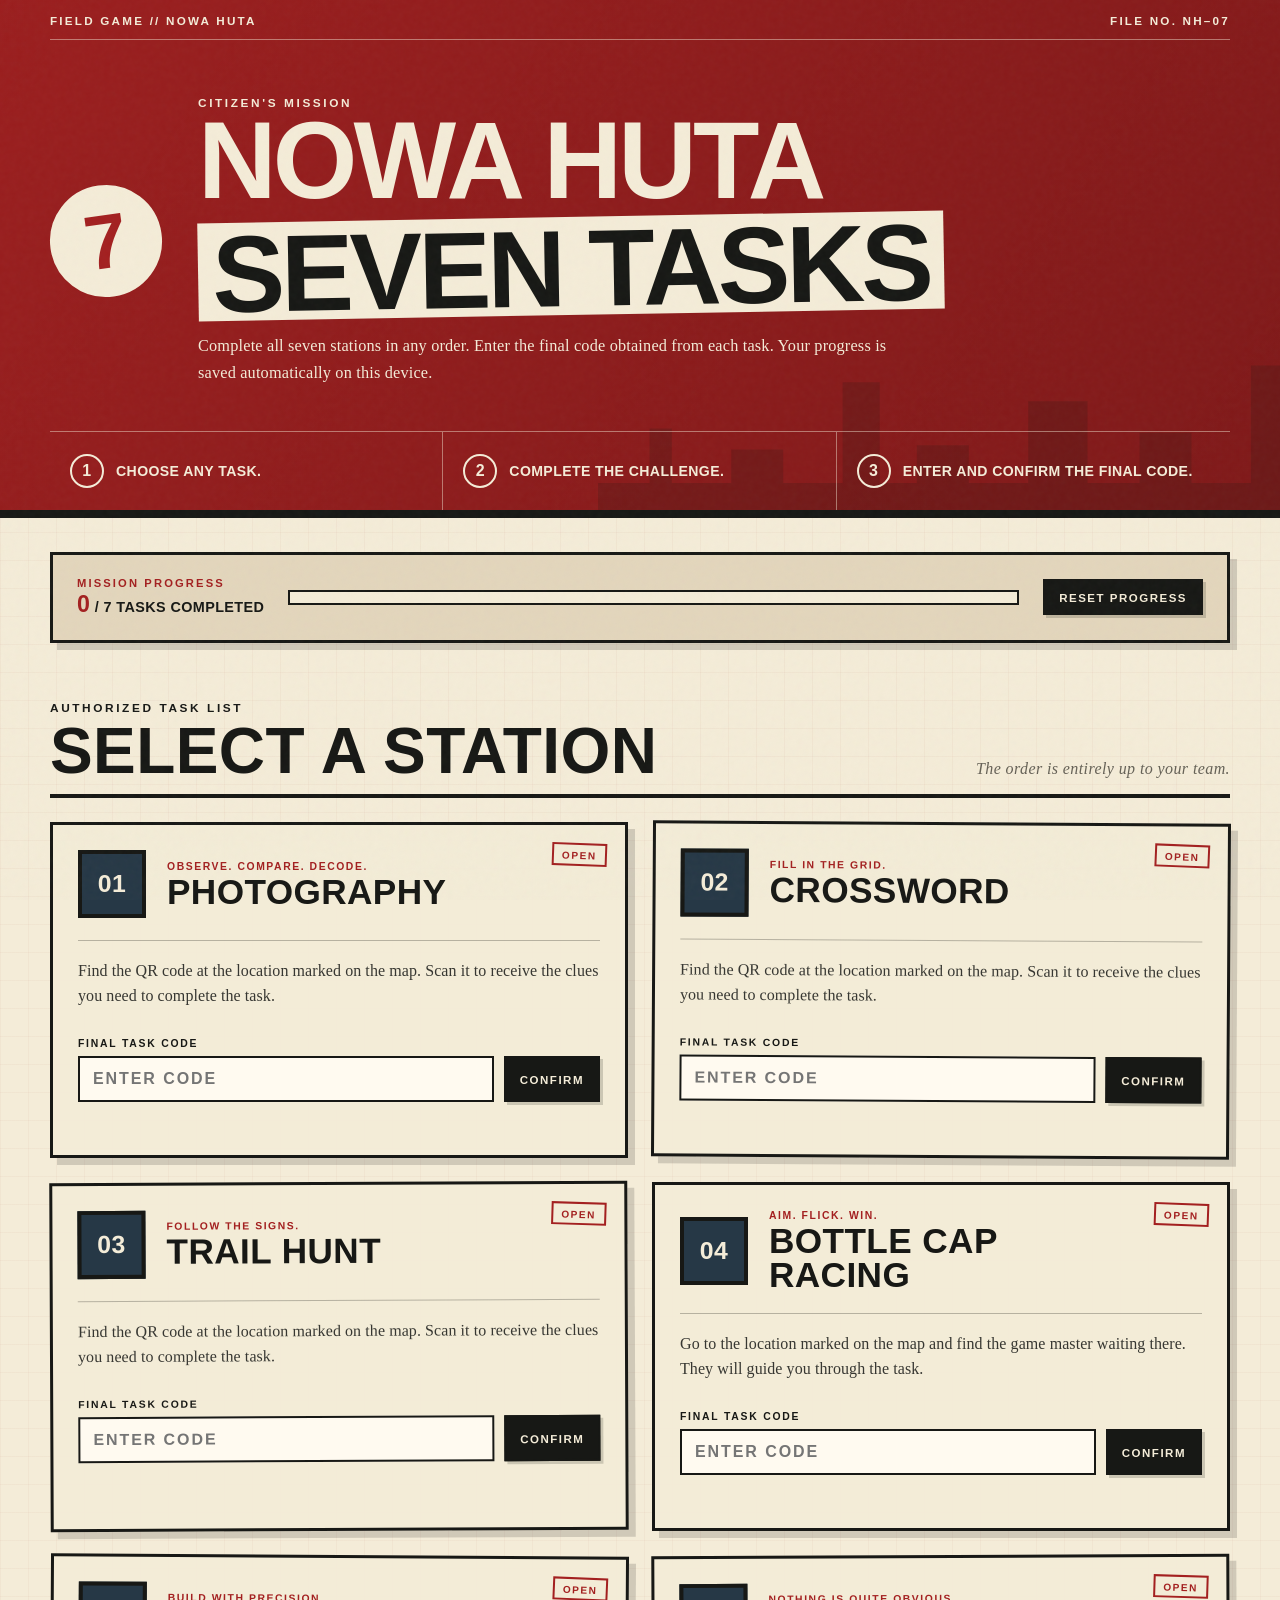
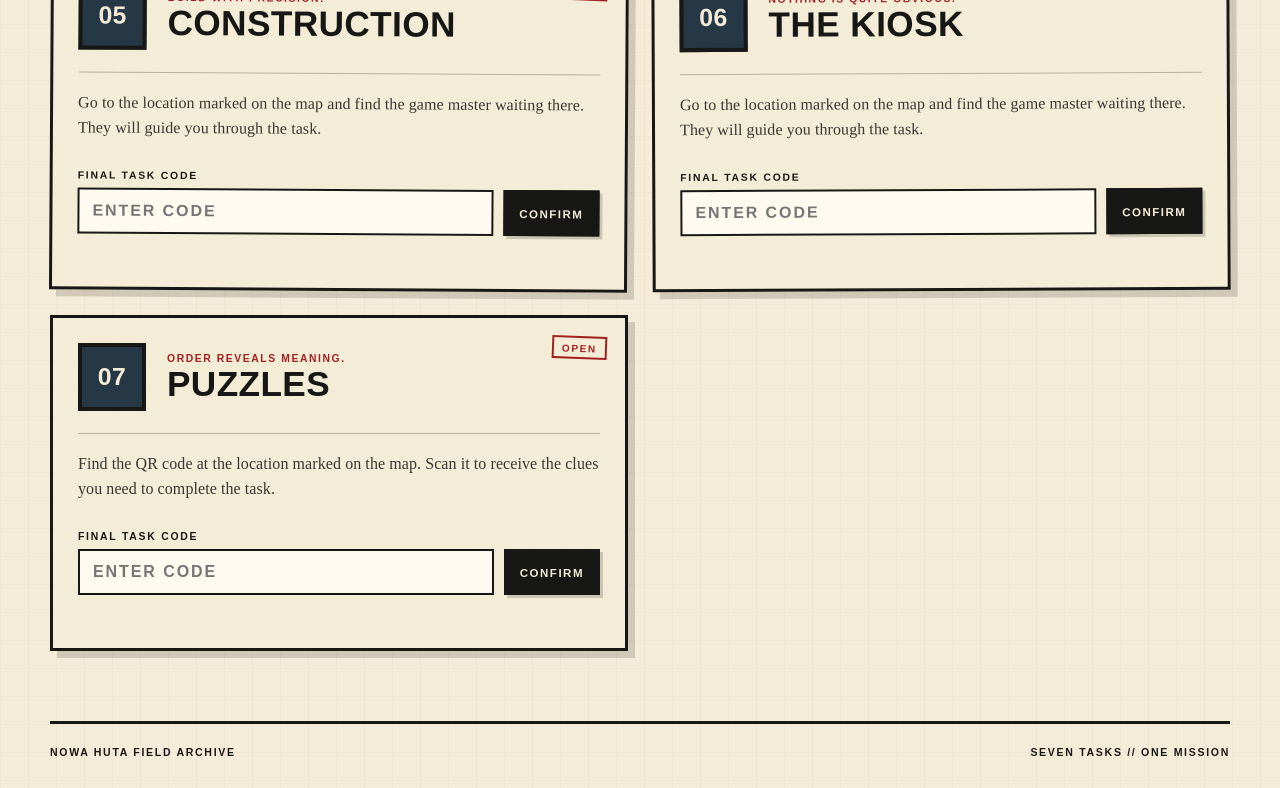
<file: index.html>
<!doctype html>
<html lang="en">
<head>
  <meta charset="utf-8">
  <meta name="viewport" content="width=device-width, initial-scale=1">
  <meta name="theme-color" content="#a32020">
  <title>Nowa Huta // Seven Tasks</title>
  <meta name="description" content="A seven-task field game set in Nowa Huta and inspired by the visual language of the Polish People's Republic.">
  <link rel="stylesheet" href="styles.css">
</head>
<body>
  <div class="paper-noise" aria-hidden="true"></div>

  <header class="hero">
    <div class="hero__topline">
      <span>FIELD GAME // NOWA HUTA</span>
      <span>FILE NO. NH–07</span>
    </div>

    <div class="hero__content">
      <div class="hero__mark" aria-hidden="true">
         <span>7</span>
      </div>
      <div>
        <p class="eyebrow">CITIZEN'S MISSION</p>
        <h1>NOWA HUTA<br><span>SEVEN TASKS</span></h1>
        <p class="hero__lead">Complete all seven stations in any order. Enter the final code obtained from each task. Your progress is saved automatically on this device.</p>
      </div>
    </div>

    <div class="hero__grid">
      <div class="hero__instruction">
        <span class="instruction-number">1</span>
        <p>Choose any task.</p>
      </div>
      <div class="hero__instruction">
        <span class="instruction-number">2</span>
        <p>Complete the challenge.</p>
      </div>
      <div class="hero__instruction">
        <span class="instruction-number">3</span>
        <p>Enter and confirm the final code.</p>
      </div>
    </div>
  </header>

  <main>
    <section class="progress-panel" aria-label="Game progress">
      <div>
        <p class="progress-panel__label">MISSION PROGRESS</p>
        <p class="progress-panel__value"><strong id="progress-count">0</strong> / 7 TASKS COMPLETED</p>
      </div>
      <div class="progress-track" aria-hidden="true">
        <span id="progress-bar"></span>
      </div>
      <button class="reset-button" id="reset-game" type="button">RESET PROGRESS</button>
    </section>

    <section class="tasks-section" aria-labelledby="tasks-title">
      <div class="section-heading">
        <div>
          <p class="eyebrow">AUTHORIZED TASK LIST</p>
          <h2 id="tasks-title">SELECT A STATION</h2>
        </div>
        <p class="section-note">The order is entirely up to your team.</p>
      </div>

      <div class="tasks-grid" id="tasks-grid"></div>
    </section>
  </main>

  <footer>
    <span>NOWA HUTA FIELD ARCHIVE</span>
    <span>SEVEN TASKS // ONE MISSION</span>
  </footer>

  <dialog class="completion-dialog" id="completion-dialog">
    <div class="completion-dialog__inner">
      <div class="completion-star" aria-hidden="true">★</div>
      <p class="eyebrow">MISSION REPORT</p>
      <h2>ALL TASKS COMPLETED</h2>
      <p>You have solved all seven challenges. Report to the game master for the final confirmation.</p>
      <button type="button" id="close-dialog">RETURN TO TASK LIST</button>
    </div>
  </dialog>

  <template id="task-template">
    <article class="task-card">
      <div class="task-card__status" aria-live="polite">OPEN</div>
      <div class="task-card__header">
        <span class="task-number"></span>
        <div>
          <p class="task-subtitle"></p>
          <h3 class="task-title"></h3>
        </div>
      </div>
      <p class="task-description"></p>
      <form class="code-form" novalidate>
        <label class="code-label">FINAL TASK CODE</label>
        <div class="code-row">
          <input class="code-input" type="text" inputmode="text" autocomplete="off" spellcheck="false" placeholder="ENTER CODE" maxlength="40" required>
          <button class="code-button" type="submit">CONFIRM</button>
        </div>
        <p class="code-message" aria-live="polite"></p>
      </form>
    </article>
  </template>

  <script src="game-config.js"></script>
  <script src="game.js"></script>
</body>
</html>
</file>
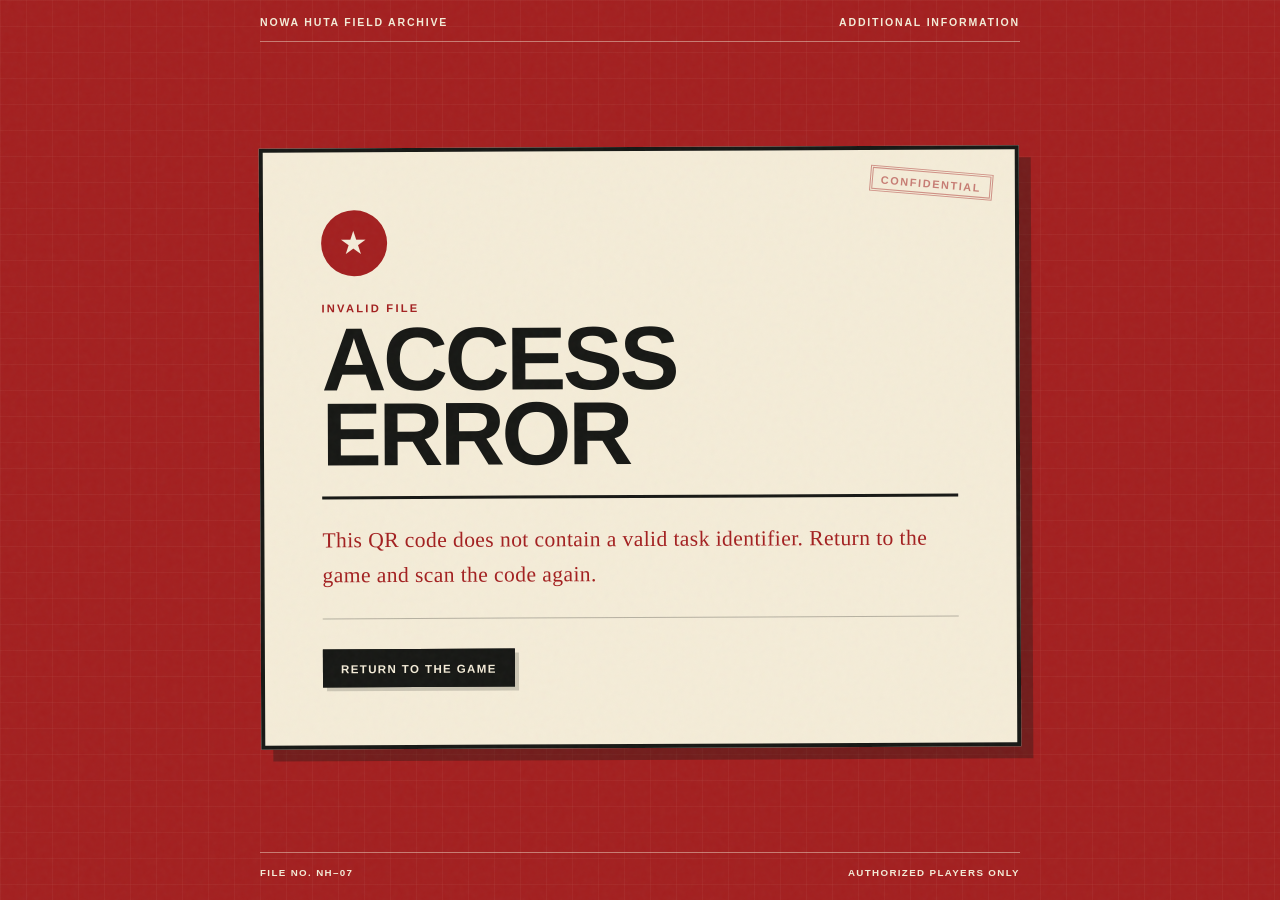
<file: clue.html>
<!doctype html>
<html lang="en">
<head>
  <meta charset="utf-8">
  <meta name="viewport" content="width=device-width, initial-scale=1">
  <meta name="theme-color" content="#a32020">
  <title>Additional Information // Nowa Huta</title>
  <meta name="robots" content="noindex, nofollow">
  <link rel="stylesheet" href="styles.css">
</head>
<body class="clue-page">
  <div class="paper-noise" aria-hidden="true"></div>

  <header class="clue-topbar">
    <span>NOWA HUTA FIELD ARCHIVE</span>
    <span>ADDITIONAL INFORMATION</span>
  </header>

  <main class="clue-main">
    <article class="clue-document">
      <div class="clue-emblem" aria-hidden="true">★</div>
      <p class="clue-kicker" id="clue-number">TASK</p>
      <h1 id="clue-title">LOADING</h1>
      <p class="clue-text" id="clue-text">Opening the classified information…</p>
      <a class="clue-back" href="index.html">RETURN TO THE GAME</a>
    </article>
  </main>

  <footer class="clue-footer">
    <span>FILE NO. NH–07</span>
    <span>AUTHORIZED PLAYERS ONLY</span>
  </footer>

  <script src="clue-config.js"></script>
  <script src="clue.js"></script>
</body>
</html>
</file>
<file: styles.css>
:root {
  --paper: #f4ecd8;
  --paper-dark: #e3d6bc;
  --ink: #171815;
  --muted: #656156;
  --red: #a32020;
  --red-dark: #721111;
  --blue: #263846;
  --green: #31533c;
  --line: rgba(23, 24, 21, .28);
  --shadow: 7px 7px 0 rgba(23, 24, 21, .16);
  --radius: 2px;
}

* { box-sizing: border-box; }

html { scroll-behavior: smooth; }

body {
  margin: 0;
  min-height: 100vh;
  color: var(--ink);
  background:
    linear-gradient(rgba(163,32,32,.035) 1px, transparent 1px),
    linear-gradient(90deg, rgba(163,32,32,.035) 1px, transparent 1px),
    var(--paper);
  background-size: 28px 28px;
  font-family: "Arial Narrow", "Roboto Condensed", "Franklin Gothic Medium", Arial, sans-serif;
  letter-spacing: .025em;
}

button, input { font: inherit; }
button { cursor: pointer; }

.paper-noise {
  position: fixed;
  inset: 0;
  z-index: 20;
  opacity: .09;
  pointer-events: none;
  background-image: url("data:image/svg+xml,%3Csvg viewBox='0 0 180 180' xmlns='http://www.w3.org/2000/svg'%3E%3Cfilter id='n'%3E%3CfeTurbulence type='fractalNoise' baseFrequency='.8' numOctaves='3' stitchTiles='stitch'/%3E%3C/filter%3E%3Crect width='100%25' height='100%25' filter='url(%23n)' opacity='.35'/%3E%3C/svg%3E");
}

.hero {
  position: relative;
  overflow: hidden;
  color: var(--paper);
  background:
    linear-gradient(125deg, rgba(0,0,0,.05), rgba(0,0,0,.22)),
    var(--red);
  border-bottom: 8px solid var(--ink);
}

.hero::before {
  content: "";
  position: absolute;
  right: -60px;
  bottom: -28px;
  width: min(58vw, 770px);
  height: 210px;
  opacity: .18;
  background: var(--ink);
  clip-path: polygon(0 100%, 0 74%, 7% 74%, 7% 48%, 10% 48%, 10% 74%, 18% 74%, 18% 58%, 25% 58%, 25% 74%, 33% 74%, 33% 26%, 38% 26%, 38% 74%, 43% 74%, 43% 56%, 50% 56%, 50% 74%, 58% 74%, 58% 35%, 66% 35%, 66% 74%, 73% 74%, 73% 50%, 80% 50%, 80% 74%, 88% 74%, 88% 18%, 93% 18%, 93% 74%, 100% 74%, 100% 100%);
}

.hero__topline,
.hero__content,
.hero__grid,
main,
footer {
  width: min(1180px, calc(100% - 32px));
  margin-inline: auto;
}

.hero__topline {
  position: relative;
  z-index: 1;
  display: flex;
  justify-content: space-between;
  gap: 16px;
  padding: 14px 0 12px;
  border-bottom: 1px solid rgba(244,236,216,.45);
  font-size: .73rem;
  font-weight: 800;
  letter-spacing: .19em;
}

.hero__content {
  position: relative;
  z-index: 1;
  display: grid;
  grid-template-columns: 118px 1fr;
  gap: 30px;
  align-items: center;
  padding: 56px 0 44px;
}

.hero__mark {
  width: 112px;
  aspect-ratio: 1;
  display: grid;
  place-items: center;
  border: 4px solid var(--paper);
  border-radius: 50%;
  color: var(--red);
  background: var(--paper);
  font-size: 4.8rem;
  font-weight: 900;
  line-height: 1;
  transform: rotate(-8deg);
}

.hero__mark svg { width: 65%; fill: currentColor; }

.eyebrow {
  margin: 0 0 8px;
  font-size: .74rem;
  font-weight: 900;
  letter-spacing: .22em;
}

h1, h2, h3, p { margin-top: 0; }

h1 {
  margin-bottom: 18px;
  max-width: 900px;
  font-size: clamp(3rem, 8.5vw, 7.4rem);
  line-height: .79;
  letter-spacing: -.035em;
  text-transform: uppercase;
}

h1 span {
  display: inline-block;
  color: var(--ink);
  background: var(--paper);
  padding: .08em .13em .03em;
  margin-top: .12em;
  transform: rotate(-1deg);
}

.hero__lead {
  max-width: 720px;
  margin: 0;
  font-family: Georgia, "Times New Roman", serif;
  font-size: 1.02rem;
  line-height: 1.65;
  letter-spacing: .01em;
}

.hero__grid {
  position: relative;
  z-index: 1;
  display: grid;
  grid-template-columns: repeat(3, 1fr);
  border-top: 1px solid rgba(244,236,216,.45);
}

.hero__instruction {
  display: flex;
  align-items: center;
  min-height: 78px;
  padding: 14px 20px;
  border-right: 1px solid rgba(244,236,216,.45);
}
.hero__instruction:last-child { border-right: 0; }
.hero__instruction p { margin: 0; font-size: .88rem; font-weight: 800; text-transform: uppercase; }

.instruction-number {
  flex: 0 0 auto;
  display: grid;
  place-items: center;
  width: 34px;
  height: 34px;
  margin-right: 12px;
  border: 2px solid currentColor;
  border-radius: 50%;
  font-weight: 900;
}

main { padding: 34px 0 70px; }

.progress-panel {
  display: grid;
  grid-template-columns: auto minmax(180px, 1fr) auto;
  align-items: center;
  gap: 24px;
  padding: 22px 24px;
  border: 3px solid var(--ink);
  background: var(--paper-dark);
  box-shadow: var(--shadow);
}

.progress-panel__label {
  margin-bottom: 2px;
  color: var(--red);
  font-size: .7rem;
  font-weight: 900;
  letter-spacing: .19em;
}
.progress-panel__value { margin: 0; font-size: .9rem; font-weight: 800; }
.progress-panel__value strong { font-size: 1.45rem; color: var(--red); }

.progress-track {
  height: 15px;
  overflow: hidden;
  border: 2px solid var(--ink);
  background: var(--paper);
}
.progress-track span {
  display: block;
  width: 0;
  height: 100%;
  background: repeating-linear-gradient(-45deg, var(--red) 0 8px, var(--red-dark) 8px 16px);
  transition: width .35s ease;
}

.reset-button,
.code-button,
.completion-dialog button {
  border: 2px solid var(--ink);
  color: var(--paper);
  background: var(--ink);
  padding: 11px 14px 9px;
  font-size: .72rem;
  font-weight: 900;
  letter-spacing: .13em;
  text-transform: uppercase;
  box-shadow: 3px 3px 0 rgba(23,24,21,.18);
  transition: transform .15s ease, box-shadow .15s ease, background .15s ease;
}
.reset-button:hover,
.code-button:hover,
.completion-dialog button:hover {
  transform: translate(-1px, -1px);
  box-shadow: 5px 5px 0 rgba(23,24,21,.18);
  background: var(--red);
}

.tasks-section { margin-top: 58px; }

.section-heading {
  display: flex;
  justify-content: space-between;
  align-items: end;
  gap: 22px;
  margin-bottom: 24px;
  padding-bottom: 14px;
  border-bottom: 4px solid var(--ink);
}
.section-heading h2 { margin: 0; font-size: clamp(2rem, 5vw, 4.2rem); line-height: .9; }
.section-note { max-width: 300px; margin: 0; color: var(--muted); font-family: Georgia, serif; font-style: italic; line-height: 1.45; }

.tasks-grid {
  display: grid;
  grid-template-columns: repeat(2, minmax(0, 1fr));
  gap: 24px;
}

.task-card {
  position: relative;
  min-width: 0;
  padding: 25px;
  border: 3px solid var(--ink);
  background: rgba(244,236,216,.93);
  box-shadow: var(--shadow);
  transition: transform .2s ease, background .2s ease;
}
.task-card:nth-child(3n+2) { transform: rotate(.35deg); }
.task-card:nth-child(3n) { transform: rotate(-.25deg); }
.task-card:hover { transform: translateY(-2px) rotate(0); }
.task-card.solved {
  background: #dfe5d5;
  border-color: var(--green);
}
.task-card.solved::after {
  content: "APPROVED";
  position: absolute;
  right: 18px;
  bottom: 16px;
  color: rgba(49,83,60,.22);
  border: 5px double rgba(49,83,60,.22);
  padding: 7px 12px 4px;
  font-size: 1.25rem;
  font-weight: 900;
  letter-spacing: .15em;
  transform: rotate(-9deg);
  pointer-events: none;
}

.task-card__status {
  position: absolute;
  top: 18px;
  right: 18px;
  padding: 5px 8px 3px;
  border: 2px solid var(--red);
  color: var(--red);
  font-size: .63rem;
  font-weight: 900;
  letter-spacing: .15em;
  transform: rotate(2deg);
}
.task-card.solved .task-card__status { color: var(--green); border-color: var(--green); }

.task-card__header {
  display: grid;
  grid-template-columns: 72px minmax(0, 1fr);
  gap: 17px;
  align-items: center;
  padding-right: 70px;
}

.task-number {
  display: grid;
  place-items: center;
  width: 68px;
  height: 68px;
  border: 4px solid var(--ink);
  color: var(--paper);
  background: var(--blue);
  font-size: 1.55rem;
  font-weight: 900;
}

.task-subtitle {
  margin-bottom: 3px;
  color: var(--red);
  font-size: .65rem;
  font-weight: 900;
  letter-spacing: .15em;
  text-transform: uppercase;
}
.task-title { margin: 0; font-size: clamp(1.5rem, 3vw, 2.2rem); line-height: .95; text-transform: uppercase; }
.task-description {
  min-height: 76px;
  margin: 22px 0;
  padding-top: 18px;
  border-top: 1px solid var(--line);
  color: #373732;
  font-family: Georgia, "Times New Roman", serif;
  line-height: 1.55;
  letter-spacing: .005em;
}


.code-form { position: relative; z-index: 2; }
.code-label {
  display: block;
  margin-bottom: 7px;
  font-size: .65rem;
  font-weight: 900;
  letter-spacing: .17em;
}
.code-row { display: grid; grid-template-columns: 1fr auto; gap: 10px; }
.code-input {
  min-width: 0;
  height: 46px;
  border: 2px solid var(--ink);
  border-radius: 0;
  outline: none;
  background: #fffaf0;
  padding: 0 13px;
  font-weight: 900;
  letter-spacing: .12em;
  text-transform: uppercase;
}
.code-input:focus { box-shadow: inset 0 0 0 2px var(--red); }
.code-input:disabled { color: var(--green); background: #edf0e8; border-color: var(--green); }
.code-message { min-height: 20px; margin: 8px 0 0; font-size: .76rem; font-weight: 800; }
.code-message.error { color: var(--red); }
.code-message.success { color: var(--green); }

.shake { animation: shake .34s linear; }
@keyframes shake {
  0%,100% { transform: translateX(0); }
  25% { transform: translateX(-7px); }
  75% { transform: translateX(7px); }
}

footer {
  display: flex;
  justify-content: space-between;
  gap: 20px;
  padding: 22px 0 30px;
  border-top: 3px solid var(--ink);
  font-size: .66rem;
  font-weight: 900;
  letter-spacing: .16em;
}

.completion-dialog {
  width: min(520px, calc(100% - 30px));
  padding: 0;
  border: 4px solid var(--ink);
  color: var(--ink);
  background: var(--paper);
  box-shadow: 14px 14px 0 rgba(0,0,0,.25);
}
.completion-dialog::backdrop { background: rgba(20,20,18,.74); }
.completion-dialog__inner { padding: 36px; text-align: center; }
.completion-dialog h2 { margin-bottom: 15px; font-size: clamp(2.2rem, 8vw, 4rem); line-height: .86; }
.completion-dialog p:not(.eyebrow) { font-family: Georgia, serif; line-height: 1.55; }
.completion-star { width: 84px; height: 84px; display: grid; place-items: center; margin: 0 auto 18px; border-radius: 50%; color: var(--paper); background: var(--red); font-size: 3rem; }

@media (max-width: 820px) {
  .hero__content { grid-template-columns: 82px 1fr; gap: 20px; }
  .hero__mark { width: 80px; }
  .progress-panel { grid-template-columns: 1fr auto; }
  .progress-track { grid-column: 1 / -1; grid-row: 2; }
  .tasks-grid { grid-template-columns: 1fr; }
  .task-description { min-height: 0; }
}

@media (max-width: 580px) {
  .hero__topline { font-size: .58rem; }
  .hero__content { grid-template-columns: 1fr; padding-top: 34px; }
  .hero__mark { width: 64px; }
  h1 { font-size: clamp(2.8rem, 15vw, 5rem); }
  .hero__grid { grid-template-columns: 1fr; padding-bottom: 12px; }
  .hero__instruction { min-height: 55px; border-right: 0; border-bottom: 1px solid rgba(244,236,216,.3); }
  .progress-panel { display: flex; flex-wrap: wrap; gap: 14px; padding: 18px; }
  .progress-panel > div:first-child { flex: 1 1 180px; }
  .progress-track { flex: 1 0 100%; order: 3; }
  .reset-button { flex: 0 0 auto; }
  .section-heading { display: block; }
  .section-note { margin-top: 12px; }
  .task-card { padding: 20px; }
  .task-card__header { grid-template-columns: 56px 1fr; gap: 13px; padding-right: 53px; }
  .task-number { width: 54px; height: 54px; font-size: 1.15rem; }
  .task-card__status { right: 13px; top: 13px; }
  .code-row { grid-template-columns: 1fr; }
  .code-button { width: 100%; }
  footer { display: block; line-height: 1.8; }
}

@media (prefers-reduced-motion: reduce) {
  *, *::before, *::after { scroll-behavior: auto !important; transition: none !important; animation: none !important; }
}


/* Stand-alone page opened from printed QR codes */
.clue-page {
  min-height: 100vh;
  display: grid;
  grid-template-rows: auto 1fr auto;
  color: var(--paper);
  background:
    linear-gradient(rgba(244,236,216,.04) 1px, transparent 1px),
    linear-gradient(90deg, rgba(244,236,216,.04) 1px, transparent 1px),
    var(--red);
  background-size: 26px 26px;
}

.clue-topbar,
.clue-footer,
.clue-main {
  width: min(760px, calc(100% - 30px));
  margin-inline: auto;
}

.clue-topbar {
  display: flex;
  justify-content: space-between;
  gap: 16px;
  padding: 16px 0 13px;
  border-bottom: 1px solid rgba(244,236,216,.45);
  font-size: .66rem;
  font-weight: 900;
  letter-spacing: .17em;
}

.clue-main {
  display: grid;
  place-items: center;
  padding: 42px 0;
}

.clue-document {
  position: relative;
  width: 100%;
  padding: clamp(28px, 7vw, 58px);
  border: 4px solid var(--ink);
  color: var(--ink);
  background: var(--paper);
  box-shadow: 12px 12px 0 rgba(23,24,21,.35);
  transform: rotate(-.25deg);
}

.clue-document::before {
  content: "CONFIDENTIAL";
  position: absolute;
  top: 20px;
  right: 22px;
  padding: 5px 8px 3px;
  border: 3px double rgba(163,32,32,.45);
  color: rgba(163,32,32,.55);
  font-size: .68rem;
  font-weight: 900;
  letter-spacing: .15em;
  transform: rotate(5deg);
}

.clue-emblem {
  display: grid;
  place-items: center;
  width: 66px;
  height: 66px;
  margin-bottom: 26px;
  border-radius: 50%;
  color: var(--paper);
  background: var(--red);
  font-size: 2rem;
}

.clue-kicker {
  margin-bottom: 8px;
  color: var(--red);
  font-size: .7rem;
  font-weight: 900;
  letter-spacing: .2em;
}

.clue-document h1 {
  margin: 0 0 23px;
  font-size: clamp(2.5rem, 11vw, 5.6rem);
  line-height: .84;
  color: var(--ink);
}

.clue-text {
  margin: 0 0 30px;
  padding: 24px 0;
  border-top: 3px solid var(--ink);
  border-bottom: 1px solid var(--line);
  font-family: Georgia, "Times New Roman", serif;
  font-size: clamp(1.05rem, 4.5vw, 1.35rem);
  line-height: 1.65;
  white-space: pre-line;
}

.clue-back {
  display: inline-block;
  border: 2px solid var(--ink);
  padding: 12px 16px 10px;
  color: var(--paper);
  background: var(--ink);
  font-size: .72rem;
  font-weight: 900;
  letter-spacing: .12em;
  text-decoration: none;
  text-transform: uppercase;
  box-shadow: 4px 4px 0 rgba(23,24,21,.18);
}

.clue-error { color: var(--red); }

.clue-footer {
  display: flex;
  justify-content: space-between;
  gap: 16px;
  padding: 14px 0 22px;
  border-top: 1px solid rgba(244,236,216,.45);
  font-size: .61rem;
  font-weight: 900;
  letter-spacing: .14em;
}

@media (max-width: 520px) {
  .clue-document::before { top: 12px; right: 12px; font-size: .55rem; }
  .clue-topbar, .clue-footer { font-size: .53rem; }
  .clue-footer { display: block; line-height: 1.8; }
}
</file>
